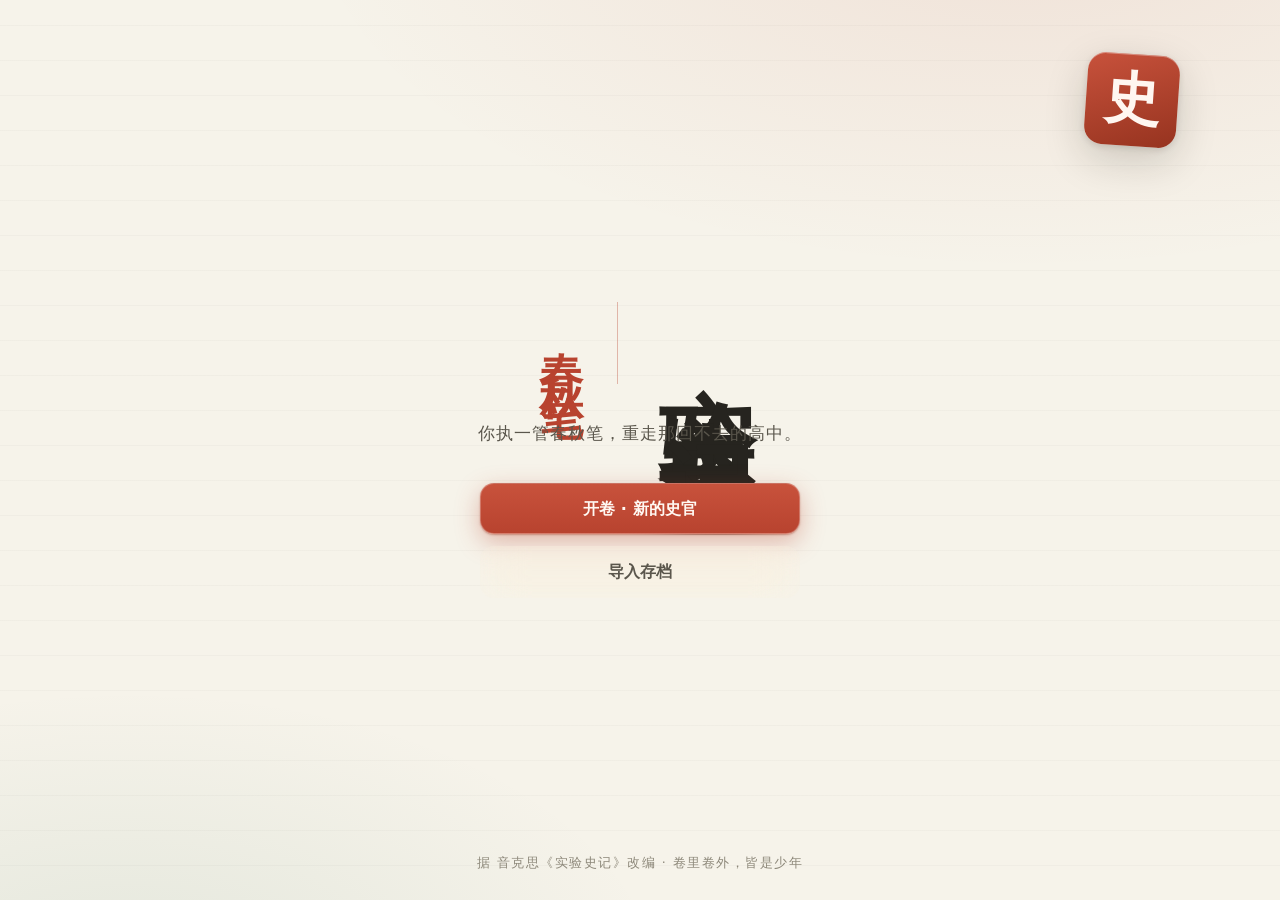
<file: index.html>
<!DOCTYPE html>
<html lang="zh-CN">
<head>
<meta charset="UTF-8">
<meta name="viewport" content="width=device-width, initial-scale=1.0, user-scalable=no">
<title>实验史记·春秋笔</title>
<link rel="stylesheet" href="css/style.css">
</head>
<body class="theme-morning">

<!-- 标题页 -->
<div id="screen-title" class="screen">
  <div class="title-bg" aria-hidden="true"></div>
  <div class="title-seal" aria-hidden="true">史</div>
  <div class="title-main">
    <div class="title-vert">
      <h1 class="title-book">实验史记</h1>
      <div class="title-sub">春秋笔</div>
    </div>
    <p class="title-tagline">你执一管春秋笔，重走那回不去的高中。</p>
    <div class="title-menu">
      <button class="btn btn-primary" id="btn-new">开卷 · 新的史官</button>
      <button class="btn" id="btn-continue">继续上局</button>
      <button class="btn btn-ghost" id="btn-import-title">导入存档</button>
    </div>
    <div class="title-foot">据 音克思《实验史记》改编 · 卷里卷外，皆是少年</div>
  </div>
</div>

<!-- 游戏主界面 -->
<div id="screen-game" class="screen hidden">
  <canvas id="world"></canvas>

  <!-- 顶部玻璃 HUD -->
  <header id="hud" class="glass">
    <div class="hud-left">
      <button class="hud-chip hud-title" id="btn-hud-book" title="翻开史记">
        <span class="seal-mini">史</span>
        <span class="hud-bookname">史记</span>
      </button>
      <div class="hud-chip" id="hud-date">
        <span id="hud-date-main">高二上 · 第一周</span>
        <span id="hud-period">早读</span>
      </div>
    </div>
    <div class="hud-right">
      <div class="hud-chip stat" id="hud-ap" title="行动点">⚡<b id="hud-ap-v">3</b></div>
      <div class="hud-chip stat" id="hud-wen" title="文笔">✒<b id="hud-wen-v">5</b></div>
      <div class="hud-chip stat" id="hud-rep" title="声望">☘<b id="hud-rep-v">50</b></div>
      <div class="hud-chip stat" id="hud-money" title="零花钱">◉<b id="hud-money-v">10</b></div>
      <button class="hud-chip icon" id="btn-bag" title="行囊">囊</button>
      <button class="hud-chip icon" id="btn-menu" title="系统">☰</button>
    </div>
  </header>

  <!-- 今日风闻（活动热点提示） -->
  <div id="hearsay" class="glass">
    <div class="hearsay-title">今日风闻</div>
    <div id="hearsay-list"></div>
  </div>

  <!-- 底部地点导航条 -->
  <nav id="placelist" class="glass"></nav>

  <!-- 交互提示条 -->
  <div id="ctxbar" class="glass hidden"></div>
</div>

<!-- 通用面板（图鉴/成就/系统/史记/行囊） -->
<div id="panel" class="sheet hidden">
  <div class="sheet-grabber"></div>
  <div class="sheet-head">
    <h2 id="panel-title">面板</h2>
    <button class="btn-icon" id="panel-close">✕</button>
  </div>
  <div class="sheet-body" id="panel-body"></div>
</div>
<div id="scrim" class="hidden"></div>

<!-- 对话层 -->
<div id="dialog" class="hidden">
  <div id="dialog-cast"></div>
  <div id="dialog-box" class="glass-dark">
    <div id="dialog-name"></div>
    <div id="dialog-text"></div>
    <div id="dialog-choices"></div>
    <button id="dialog-next">▸</button>
  </div>
</div>

<!-- 小游戏层 -->
<div id="minigame" class="hidden">
  <canvas id="mg-canvas"></canvas>
  <div id="mg-hud" class="glass"></div>
</div>

<!-- 章节转场 -->
<div id="chapter-card" class="hidden">
  <div class="cc-inner">
    <div class="cc-date" id="cc-date"></div>
    <h1 class="cc-title" id="cc-title"></h1>
    <div class="cc-sub" id="cc-sub"></div>
  </div>
</div>

<!-- Toast -->
<div id="toasts"></div>

<script src="js/config.js"></script>
<script src="js/data/people.js"></script>
<script src="js/data/items.js"></script>
<script src="js/data/scenes.js"></script>
<script src="js/data/events.js"></script>
<script src="js/data/volumes.js"></script>
<script src="js/engine.js"></script>
<script src="js/world.js"></script>
<script src="js/dialog.js"></script>
<script src="js/writing.js"></script>
<script src="js/minigames.js"></script>
<script src="js/ui.js"></script>
<script src="js/main.js"></script>
</body>
</html>
</file>
<file: css/style.css>
/* ============================================================
   实验史记·春秋笔 — 样式
   Apple 风格：系统字体、玻璃材质、即时按压反馈、按尺寸调字距
   ============================================================ */
:root {
  --paper: #f6f3ea;
  --paper-2: #efe9db;
  --ink: #26241f;
  --ink-2: #5a564c;
  --ink-3: #8d887a;
  --cinnabar: #b8432f;
  --cinnabar-deep: #96331f;
  --gold: #a8842c;
  --jade: #3e7a5e;
  --glass: rgba(252, 250, 244, 0.72);
  --glass-border: rgba(255, 255, 255, 0.55);
  --glass-dark: rgba(28, 26, 22, 0.78);
  --shadow-1: 0 1px 2px rgba(30, 26, 16, .08), 0 4px 14px rgba(30, 26, 16, .10);
  --shadow-2: 0 2px 6px rgba(30, 26, 16, .12), 0 14px 40px rgba(30, 26, 16, .18);
  --r-s: 10px; --r-m: 16px; --r-l: 22px;
  --font-ui: -apple-system, "SF Pro Text", "PingFang SC", "Microsoft YaHei UI", "Microsoft YaHei", system-ui, sans-serif;
  --font-cl: "Noto Serif SC", "Source Han Serif SC", "Songti SC", "SimSun", serif;
  --blur: blur(22px) saturate(160%);
}
body.theme-night {
  --paper: #23211c;
  --paper-2: #2c2921;
  --ink: #ece7da;
  --ink-2: #c4beac;
  --ink-3: #8f8a7b;
  --glass: rgba(38, 35, 29, 0.72);
  --glass-border: rgba(255, 255, 255, 0.12);
  --shadow-1: 0 1px 2px rgba(0,0,0,.3), 0 4px 14px rgba(0,0,0,.35);
  --shadow-2: 0 2px 6px rgba(0,0,0,.4), 0 14px 40px rgba(0,0,0,.5);
}
* { margin: 0; padding: 0; box-sizing: border-box; -webkit-tap-highlight-color: transparent; }
html, body { height: 100%; overflow: hidden; }
body {
  font: 100%/1.6 var(--font-ui);
  color: var(--ink);
  background: var(--paper);
  letter-spacing: 0.01em;
  user-select: none;
  -webkit-user-select: none;
}
.hidden { display: none !important; }
button { font: inherit; color: inherit; letter-spacing: inherit; }

/* ---------- 通用按钮：按下即反馈 ---------- */
.btn {
  appearance: none; border: 1px solid var(--glass-border);
  background: var(--glass); backdrop-filter: var(--blur); -webkit-backdrop-filter: var(--blur);
  color: var(--ink); border-radius: 14px;
  padding: 12px 22px; font-size: 16px; font-weight: 600; cursor: pointer;
  box-shadow: var(--shadow-1);
  transition: transform 120ms ease-out, filter 120ms ease-out;
}
.btn:active { transform: scale(0.96); filter: brightness(0.96); }
.btn-primary {
  background: linear-gradient(180deg, #c8523c, var(--cinnabar));
  border-color: rgba(255,255,255,.25); color: #fff8f2;
  box-shadow: 0 1px 2px rgba(150,51,31,.4), 0 8px 24px rgba(184,67,47,.35);
}
.btn-ghost { background: transparent; box-shadow: none; border-color: transparent; color: var(--ink-2); }
.btn-ghost:active { background: rgba(0,0,0,.05); }
.btn[disabled] { opacity: .45; pointer-events: none; }
.btn-icon {
  appearance: none; border: none; background: rgba(0,0,0,.05);
  width: 34px; height: 34px; border-radius: 50%; cursor: pointer; font-size: 15px;
  transition: transform 120ms ease-out;
}
.btn-icon:active { transform: scale(0.9); }

/* ---------- 玻璃材质 ---------- */
.glass {
  background: var(--glass);
  backdrop-filter: var(--blur); -webkit-backdrop-filter: var(--blur);
  border: 1px solid var(--glass-border);
  box-shadow: var(--shadow-1);
  border-radius: var(--r-m);
}

/* ============ 标题页 ============ */
.screen { position: fixed; inset: 0; }
#screen-title { overflow: hidden; background: var(--paper); }
.title-bg {
  position: absolute; inset: 0;
  background:
    radial-gradient(1200px 600px at 80% -10%, rgba(184,67,47,.10), transparent 60%),
    radial-gradient(900px 500px at 10% 110%, rgba(62,122,94,.10), transparent 60%),
    repeating-linear-gradient(0deg, transparent 0 34px, rgba(38,36,31,.028) 34px 35px);
}
.title-seal {
  position: absolute; top: 6vh; right: 8vw;
  width: 92px; height: 92px; border-radius: 18px;
  display: grid; place-items: center;
  font-family: var(--font-cl); font-size: 56px; font-weight: 700; color: #fff6f0;
  background: linear-gradient(160deg, #c8523c, var(--cinnabar-deep));
  box-shadow: var(--shadow-2), inset 0 1px 0 rgba(255,255,255,.35);
  transform: rotate(4deg);
}
.title-main {
  position: relative; height: 100%;
  display: flex; flex-direction: column; justify-content: center; align-items: center;
  gap: 4vh; padding: 24px; text-align: center;
}
.title-vert { display: flex; flex-direction: row-reverse; gap: 3.2vw; align-items: stretch; justify-content: center; }
.title-book {
  writing-mode: vertical-rl; font-family: var(--font-cl);
  font-size: clamp(56px, 11vh, 96px); font-weight: 900; color: var(--ink);
  letter-spacing: 0.18em; line-height: 1;
}
.title-sub {
  writing-mode: vertical-rl; font-family: var(--font-cl);
  font-size: clamp(26px, 5.2vh, 44px); font-weight: 700; color: var(--cinnabar);
  letter-spacing: 0.5em; padding-top: .35em;
  border-right: 1px solid rgba(184,67,47,.35); padding-right: .5em;
}
.title-tagline { color: var(--ink-2); font-size: 17px; letter-spacing: .06em; }
.title-menu { display: flex; flex-direction: column; gap: 12px; width: min(320px, 80vw); }
.title-foot { position: absolute; bottom: 3vh; color: var(--ink-3); font-size: 12.5px; letter-spacing: .12em; }

/* ============ HUD ============ */
#screen-game { background: #dfe6da; }
#world { position: absolute; inset: 0; width: 100%; height: 100%; display: block; cursor: default; }
#hud {
  position: absolute; top: 12px; left: 12px; right: 12px;
  display: flex; justify-content: space-between; align-items: center;
  padding: 8px 10px; gap: 8px; z-index: 20; border-radius: 18px;
}
.hud-left, .hud-right { display: flex; align-items: center; gap: 8px; min-width: 0; }
.hud-chip {
  display: inline-flex; align-items: center; gap: 6px;
  background: rgba(255,255,255,.5); border: 1px solid rgba(255,255,255,.6);
  border-radius: 999px; padding: 6px 12px;
  font-size: 13.5px; font-weight: 600; color: var(--ink); white-space: nowrap;
  box-shadow: 0 1px 2px rgba(30,26,16,.06);
}
body.theme-night .hud-chip { background: rgba(255,255,255,.08); border-color: rgba(255,255,255,.14); }
.hud-chip.stat b { font-weight: 800; font-variant-numeric: tabular-nums; }
.hud-chip.stat.bump b { animation: bump .45s ease; }
@keyframes bump { 30% { transform: scale(1.35); color: var(--cinnabar); } }
button.hud-chip { cursor: pointer; transition: transform 120ms ease-out; }
button.hud-chip:active { transform: scale(0.94); }
.hud-title .seal-mini {
  display: inline-grid; place-items: center; width: 24px; height: 24px; border-radius: 7px;
  background: linear-gradient(160deg, #c8523c, var(--cinnabar-deep));
  color: #fff6f0; font-family: var(--font-cl); font-size: 14px; font-weight: 700;
}
.hud-title .hud-bookname { font-family: var(--font-cl); font-size: 15px; letter-spacing: .2em; }
#hud-date { flex-direction: column; align-items: flex-start; gap: 0; padding: 5px 14px; line-height: 1.25; }
#hud-date-main { font-size: 13px; }
#hud-period { font-size: 11.5px; color: var(--ink-2); font-weight: 600; letter-spacing: .08em; }

/* 今日风闻 */
#hearsay {
  position: absolute; top: 72px; right: 12px; width: 230px;
  padding: 10px 12px; z-index: 15; border-radius: 16px;
}
.hearsay-title { font-size: 11.5px; font-weight: 800; letter-spacing: .22em; color: var(--cinnabar); margin-bottom: 6px; }
#hearsay-list { display: flex; flex-direction: column; gap: 6px; }
.hearsay-item { font-size: 12.5px; color: var(--ink-2); line-height: 1.45; }
.hearsay-item b { color: var(--ink); }
.hearsay-item .done { color: var(--jade); }

/* 地点导航 */
#placelist {
  position: absolute; left: 50%; transform: translateX(-50%); bottom: 12px;
  display: flex; gap: 6px; padding: 7px 9px; z-index: 20; max-width: calc(100vw - 24px);
  overflow-x: auto; scrollbar-width: none;
}
#placelist::-webkit-scrollbar { display: none; }
.place-btn {
  appearance: none; border: 1px solid transparent; cursor: pointer;
  background: rgba(255,255,255,.5); border-radius: 999px; padding: 7px 14px;
  font-size: 13px; font-weight: 600; color: var(--ink-2); white-space: nowrap;
  transition: transform 120ms ease-out, background 150ms;
}
body.theme-night .place-btn { background: rgba(255,255,255,.08); }
.place-btn:active { transform: scale(0.94); }
.place-btn.here { background: var(--ink); color: var(--paper); }

/* 交互提示条 */
#ctxbar {
  position: absolute; left: 50%; bottom: 64px; transform: translateX(-50%);
  padding: 10px 14px; z-index: 25; border-radius: 16px;
  display: flex; gap: 8px; align-items: center; max-width: calc(100vw - 24px);
}
.ctx-name { font-family: var(--font-cl); font-weight: 800; font-size: 15px; margin-right: 2px; }
.ctx-sub { font-size: 12px; color: var(--ink-3); margin-right: 6px; }
.ctx-btn {
  appearance: none; cursor: pointer; border: 1px solid var(--glass-border);
  background: rgba(255,255,255,.65); border-radius: 999px; padding: 8px 16px;
  font-size: 13.5px; font-weight: 700; color: var(--ink);
  transition: transform 120ms ease-out;
}
body.theme-night .ctx-btn { background: rgba(255,255,255,.1); }
.ctx-btn:active { transform: scale(0.94); }
.ctx-btn.accent { background: linear-gradient(180deg,#c8523c,var(--cinnabar)); color: #fff8f2; border-color: transparent; }
.ctx-btn[disabled] { opacity: .4; pointer-events: none; }

/* ============ 面板 Sheet ============ */
#scrim { position: fixed; inset: 0; background: rgba(20,18,12,.35); z-index: 40; }
#panel {
  position: fixed; left: 50%; bottom: 0; transform: translateX(-50%);
  width: min(860px, 100vw); height: min(82vh, 780px);
  background: var(--paper); border-radius: 26px 26px 0 0;
  box-shadow: var(--shadow-2); z-index: 50;
  display: flex; flex-direction: column; overflow: hidden;
  touch-action: none;
}
.sheet-grabber { width: 40px; height: 5px; border-radius: 3px; background: rgba(0,0,0,.16); margin: 10px auto 2px; }
body.theme-night .sheet-grabber { background: rgba(255,255,255,.22); }
.sheet-head {
  display: flex; align-items: center; justify-content: space-between;
  padding: 8px 20px 10px; border-bottom: 1px solid rgba(0,0,0,.06);
}
body.theme-night .sheet-head { border-bottom-color: rgba(255,255,255,.08); }
.sheet-head h2 { font-family: var(--font-cl); font-size: 21px; font-weight: 800; letter-spacing: .12em; }
.sheet-body { flex: 1; overflow-y: auto; padding: 16px 20px 30px; -webkit-overflow-scrolling: touch; }

/* 面板内通用 */
.tabs { display: flex; gap: 8px; margin-bottom: 14px; flex-wrap: wrap; }
.tab {
  appearance: none; cursor: pointer; border: 1px solid transparent; border-radius: 999px;
  padding: 7px 15px; background: rgba(0,0,0,.05); font-size: 13.5px; font-weight: 700; color: var(--ink-2);
  transition: transform 120ms ease-out;
}
.tab:active { transform: scale(0.95); }
.tab.on { background: var(--ink); color: var(--paper); }
.card {
  background: #fffdf7; border: 1px solid rgba(0,0,0,.06); border-radius: 18px;
  padding: 14px 16px; box-shadow: 0 1px 2px rgba(30,26,16,.05);
}
body.theme-night .card { background: #2e2b23; border-color: rgba(255,255,255,.07); }
.card + .card { margin-top: 10px; }
.card h3 { font-size: 15.5px; font-weight: 800; margin-bottom: 4px; }
.card .meta { font-size: 12px; color: var(--ink-3); }
.muted { color: var(--ink-3); font-size: 12.5px; }
.pill {
  display: inline-block; border-radius: 999px; padding: 2px 10px; font-size: 11.5px; font-weight: 700;
  background: rgba(184,67,47,.1); color: var(--cinnabar); margin-right: 5px;
}
.pill.jade { background: rgba(62,122,94,.12); color: var(--jade); }
.pill.gold { background: rgba(168,132,44,.14); color: var(--gold); }
.pill.gray { background: rgba(0,0,0,.06); color: var(--ink-2); }
.seal-stamp {
  font-family: var(--font-cl); color: #fff6f0; display: inline-grid; place-items: center;
  background: linear-gradient(160deg,#c8523c,var(--cinnabar-deep)); border-radius: 8px;
}

/* 史记卷目 */
.vol-row {
  display: flex; align-items: center; gap: 14px; cursor: pointer;
  padding: 13px 16px; border-radius: 18px; background: #fffdf7;
  border: 1px solid rgba(0,0,0,.06); margin-bottom: 8px;
  transition: transform 120ms ease-out;
}
body.theme-night .vol-row { background: #2e2b23; border-color: rgba(255,255,255,.07); }
.vol-row:active { transform: scale(0.985); }
.vol-row.locked { opacity: .55; }
.vol-no { font-family: var(--font-cl); font-size: 13px; color: var(--ink-3); width: 44px; flex: none; }
.vol-name { font-family: var(--font-cl); font-size: 16.5px; font-weight: 800; flex: 1; min-width: 0; }
.vol-name small { display: block; font-family: var(--font-ui); font-size: 11.5px; font-weight: 600; color: var(--ink-3); margin-top: 2px; }
.vol-grade {
  font-family: var(--font-cl); font-size: 13px; font-weight: 800; color: #fff6f0; flex: none;
  border-radius: 8px; padding: 4px 10px; background: linear-gradient(160deg,#c8523c,var(--cinnabar-deep));
}
.vol-grade.g3 { background: linear-gradient(160deg,#b8912f,#8a6a1a); }
.vol-grade.g2 { background: #6b675c; }
.vol-grade.g1 { background: #a09a8c; }
.progress-bar { height: 6px; border-radius: 3px; background: rgba(0,0,0,.08); overflow: hidden; margin-top: 8px; }
.progress-bar i { display: block; height: 100%; border-radius: 3px; background: linear-gradient(90deg, var(--cinnabar), #d97a5a); transition: width .3s ease; }

/* 图鉴 */
.pgrid { display: grid; grid-template-columns: repeat(auto-fill, minmax(230px, 1fr)); gap: 10px; }
.pcard { display: flex; gap: 12px; align-items: flex-start; }
.pcard canvas { border-radius: 14px; flex: none; }
.pcard .pname { font-family: var(--font-cl); font-weight: 800; font-size: 16px; }
.pcard .phao { color: var(--cinnabar); font-size: 12.5px; margin-left: 6px; }
.pcard .pbio { font-size: 12.5px; color: var(--ink-2); line-height: 1.55; margin-top: 4px; }
.pcard .pquote { font-family: var(--font-cl); font-size: 12.5px; color: var(--ink-2); margin-top: 6px; padding-left: 10px; border-left: 2px solid rgba(184,67,47,.4); }

/* 成就 */
.ach-grid { display: grid; grid-template-columns: repeat(auto-fill, minmax(250px, 1fr)); gap: 10px; }
.ach { opacity: .5; }
.ach.got { opacity: 1; }
.ach .aicon { font-size: 22px; margin-right: 8px; float: left; }
.ach h3 { display: inline; }
.ach.got h3 { color: var(--cinnabar); }

/* 设置行 */
.setrow { display: flex; align-items: center; justify-content: space-between; padding: 12px 4px; border-bottom: 1px solid rgba(0,0,0,.05); }
body.theme-night .setrow { border-bottom-color: rgba(255,255,255,.06); }
.setrow .segs { display: flex; gap: 6px; }
.seg {
  appearance: none; cursor: pointer; border-radius: 999px; padding: 6px 13px;
  font-size: 13px; font-weight: 700; border: 1px solid var(--glass-border); background: rgba(255,255,255,.5); color: var(--ink-2);
  transition: transform 120ms ease-out;
}
.seg:active { transform: scale(0.94); }
.seg.on { background: var(--ink); color: var(--paper); border-color: var(--ink); }
textarea.savebox {
  width: 100%; height: 84px; border-radius: 12px; border: 1px solid rgba(0,0,0,.12);
  padding: 10px; font-size: 11px; font-family: var(--font-ui); resize: none; color: var(--ink);
  background: rgba(255,255,255,.6); user-select: text; -webkit-user-select: text;
}

/* ============ 对话 ============ */
#dialog { position: fixed; inset: 0; z-index: 60; display: flex; align-items: flex-end; justify-content: center; }
#dialog-cast {
  position: absolute; left: 0; right: 0; top: 8vh; height: 46vh;
  display: flex; justify-content: center; align-items: flex-end; gap: 4vw; pointer-events: none;
}
.cast-fig { display: flex; flex-direction: column; align-items: center; gap: 10px; transition: opacity .3s, transform .4s cubic-bezier(.2,.8,.2,1); }
.cast-fig.dim { opacity: .35; transform: scale(.92) translateY(8px); }
.cast-fig canvas { filter: drop-shadow(0 18px 24px rgba(30,26,16,.25)); }
.cast-label { font-family: var(--font-cl); font-weight: 800; font-size: 15px; background: var(--glass); border: 1px solid var(--glass-border); padding: 4px 14px; border-radius: 999px; backdrop-filter: var(--blur); }
#dialog-box {
  position: relative; width: min(760px, calc(100vw - 24px)); margin-bottom: 4vh;
  background: var(--glass-dark); color: #f3efe4; border: 1px solid rgba(255,255,255,.14);
  border-radius: 24px; padding: 20px 24px 18px; min-height: 132px;
  box-shadow: var(--shadow-2);
}
#dialog-name { font-family: var(--font-cl); font-size: 15px; font-weight: 800; color: #e8b7a4; letter-spacing: .18em; margin-bottom: 6px; }
#dialog-text { font-family: var(--font-cl); font-size: 17.5px; line-height: 1.85; letter-spacing: .02em; min-height: 62px; }
#dialog-text.typing::after { content: "▍"; opacity: .6; animation: caret 1s steps(1) infinite; }
@keyframes caret { 50% { opacity: 0; } }
#dialog-choices { display: flex; flex-direction: column; gap: 8px; margin-top: 12px; }
.choice-btn {
  appearance: none; cursor: pointer; text-align: left; font-family: var(--font-cl); font-size: 15.5px;
  background: rgba(255,255,255,.08); color: #f3efe4; border: 1px solid rgba(255,255,255,.16);
  border-radius: 14px; padding: 11px 16px; transition: transform 120ms ease-out, background 150ms;
}
.choice-btn:hover { background: rgba(255,255,255,.14); }
.choice-btn:active { transform: scale(0.97); }
.choice-btn .fx { color: #9fd6b8; font-size: 12px; margin-left: 8px; font-family: var(--font-ui); }
.choice-btn .fx.bad { color: #e8a08d; }
#dialog-next {
  position: absolute; right: 14px; bottom: 10px; appearance: none; border: none; cursor: pointer;
  background: rgba(255,255,255,.14); color: #f3efe4; width: 34px; height: 34px; border-radius: 50%;
  font-size: 15px; transition: transform 120ms ease-out;
}
#dialog-next:active { transform: scale(0.88); }

/* ============ 章节转场 ============ */
#chapter-card {
  position: fixed; inset: 0; z-index: 80; display: grid; place-items: center;
  background: linear-gradient(180deg, #17150f, #241f14);
}
.cc-inner { text-align: center; animation: ccIn 1s cubic-bezier(.2,.8,.2,1); }
@keyframes ccIn { from { opacity: 0; transform: translateY(24px); } }
.cc-date { color: #9c917a; font-size: 14px; letter-spacing: .5em; margin-bottom: 18px; }
.cc-title {
  writing-mode: vertical-rl; margin: 0 auto; font-family: var(--font-cl);
  color: #f0e9d6; font-size: clamp(30px, 6.4vh, 54px); font-weight: 900; letter-spacing: .3em;
  border-left: 1px solid rgba(240,233,214,.25); border-right: 1px solid rgba(240,233,214,.25);
  padding: .2em .35em;
}
.cc-sub { color: #b8ac8e; font-family: var(--font-cl); font-size: 15px; margin-top: 22px; letter-spacing: .2em; }
.cc-hint { color: #6e6753; font-size: 12px; margin-top: 34px; letter-spacing: .3em; animation: breathe 2.4s ease infinite; }
@keyframes breathe { 50% { opacity: .35; } }

/* ============ Toast ============ */
#toasts { position: fixed; top: 70px; left: 50%; transform: translateX(-50%); z-index: 90; display: flex; flex-direction: column; gap: 8px; align-items: center; pointer-events: none; }
.toast {
  background: var(--glass-dark); color: #f3efe4; border: 1px solid rgba(255,255,255,.14);
  border-radius: 999px; padding: 9px 20px; font-size: 13.5px; font-weight: 600;
  box-shadow: var(--shadow-2); display: flex; gap: 8px; align-items: center;
  animation: toastIn .45s cubic-bezier(.2,.9,.25,1.2);
}
.toast .seal-stamp { width: 20px; height: 20px; font-size: 12px; border-radius: 6px; }
@keyframes toastIn { from { opacity: 0; transform: translateY(-14px) scale(.9); } }
.toast.out { opacity: 0; transform: translateY(-10px); transition: all .3s ease; }

/* 撰史界面 */
.writ-grid { display: grid; grid-template-columns: 1fr 300px; gap: 16px; }
@media (max-width: 760px) { .writ-grid { grid-template-columns: 1fr; } }
.slot-row { display: flex; flex-direction: column; gap: 8px; }
.slot {
  border: 1.5px dashed rgba(0,0,0,.18); border-radius: 14px; padding: 10px 12px; min-height: 58px;
  background: rgba(255,255,255,.4); cursor: pointer; transition: transform 120ms ease-out, border-color 150ms;
  position: relative;
}
body.theme-night .slot { background: rgba(255,255,255,.05); border-color: rgba(255,255,255,.2); }
.slot:active { transform: scale(0.985); }
.slot.hot { border-color: var(--cinnabar); border-style: solid; }
.slot .slot-tag {
  position: absolute; top: -9px; left: 10px; font-size: 11px; font-weight: 800; letter-spacing: .2em;
  background: var(--ink); color: var(--paper); border-radius: 999px; padding: 1px 10px;
}
.slot .s-name { font-family: var(--font-cl); font-weight: 800; font-size: 14.5px; }
.slot .s-text { font-size: 12px; color: var(--ink-2); margin-top: 2px; line-height: 1.5; }
.slot.empty .s-name { color: var(--ink-3); font-weight: 600; }
.shard-pool { display: flex; flex-wrap: wrap; gap: 8px; align-content: flex-start; }
.shard-card {
  width: calc(50% - 4px); border-radius: 14px; padding: 9px 11px; cursor: pointer;
  background: #fffdf7; border: 1px solid rgba(0,0,0,.08); box-shadow: 0 1px 2px rgba(30,26,16,.05);
  transition: transform 120ms ease-out;
}
body.theme-night .shard-card { background: #2e2b23; border-color: rgba(255,255,255,.08); }
.shard-card:active { transform: scale(0.96); }
.shard-card.used { opacity: .35; pointer-events: none; }
.shard-card .sc-tags { font-size: 10.5px; color: var(--gold); font-weight: 800; letter-spacing: .1em; }
.shard-card .sc-name { font-family: var(--font-cl); font-weight: 800; font-size: 13.5px; margin-top: 1px; }
.shard-card .sc-text { font-size: 11px; color: var(--ink-3); margin-top: 2px; line-height: 1.45; display: -webkit-box; -webkit-line-clamp: 2; -webkit-box-orient: vertical; overflow: hidden; }
.writ-verdict { text-align: center; padding: 22px 10px 6px; }
.writ-verdict .grade {
  font-family: var(--font-cl); font-size: 54px; font-weight: 900; letter-spacing: .1em;
  color: var(--cinnabar); animation: gradeIn .6s cubic-bezier(.2,.9,.3,1.3);
}
@keyframes gradeIn { from { opacity: 0; transform: scale(1.8) rotate(-6deg); } }

/* 小游戏覆盖层 */
#minigame { position: fixed; inset: 0; z-index: 70; background: rgba(20,18,12,.72); display: grid; place-items: center; }
#mg-canvas { border-radius: 22px; box-shadow: var(--shadow-2); max-width: 100vw; max-height: 100vh; }
#mg-hud { position: fixed; top: 14px; left: 50%; transform: translateX(-50%); padding: 8px 18px; z-index: 72; font-size: 14px; font-weight: 700; }

/* 减少动效 */
@media (prefers-reduced-motion: reduce) {
  * { animation-duration: .01s !important; transition-duration: .01s !important; }
}
@media (max-width: 640px) {
  #hearsay { display: none; }
  .hud-chip.stat { padding: 6px 9px; }
  #hud-date-main { font-size: 11.5px; }
  .title-vert { gap: 6vw; }
}
</file>
